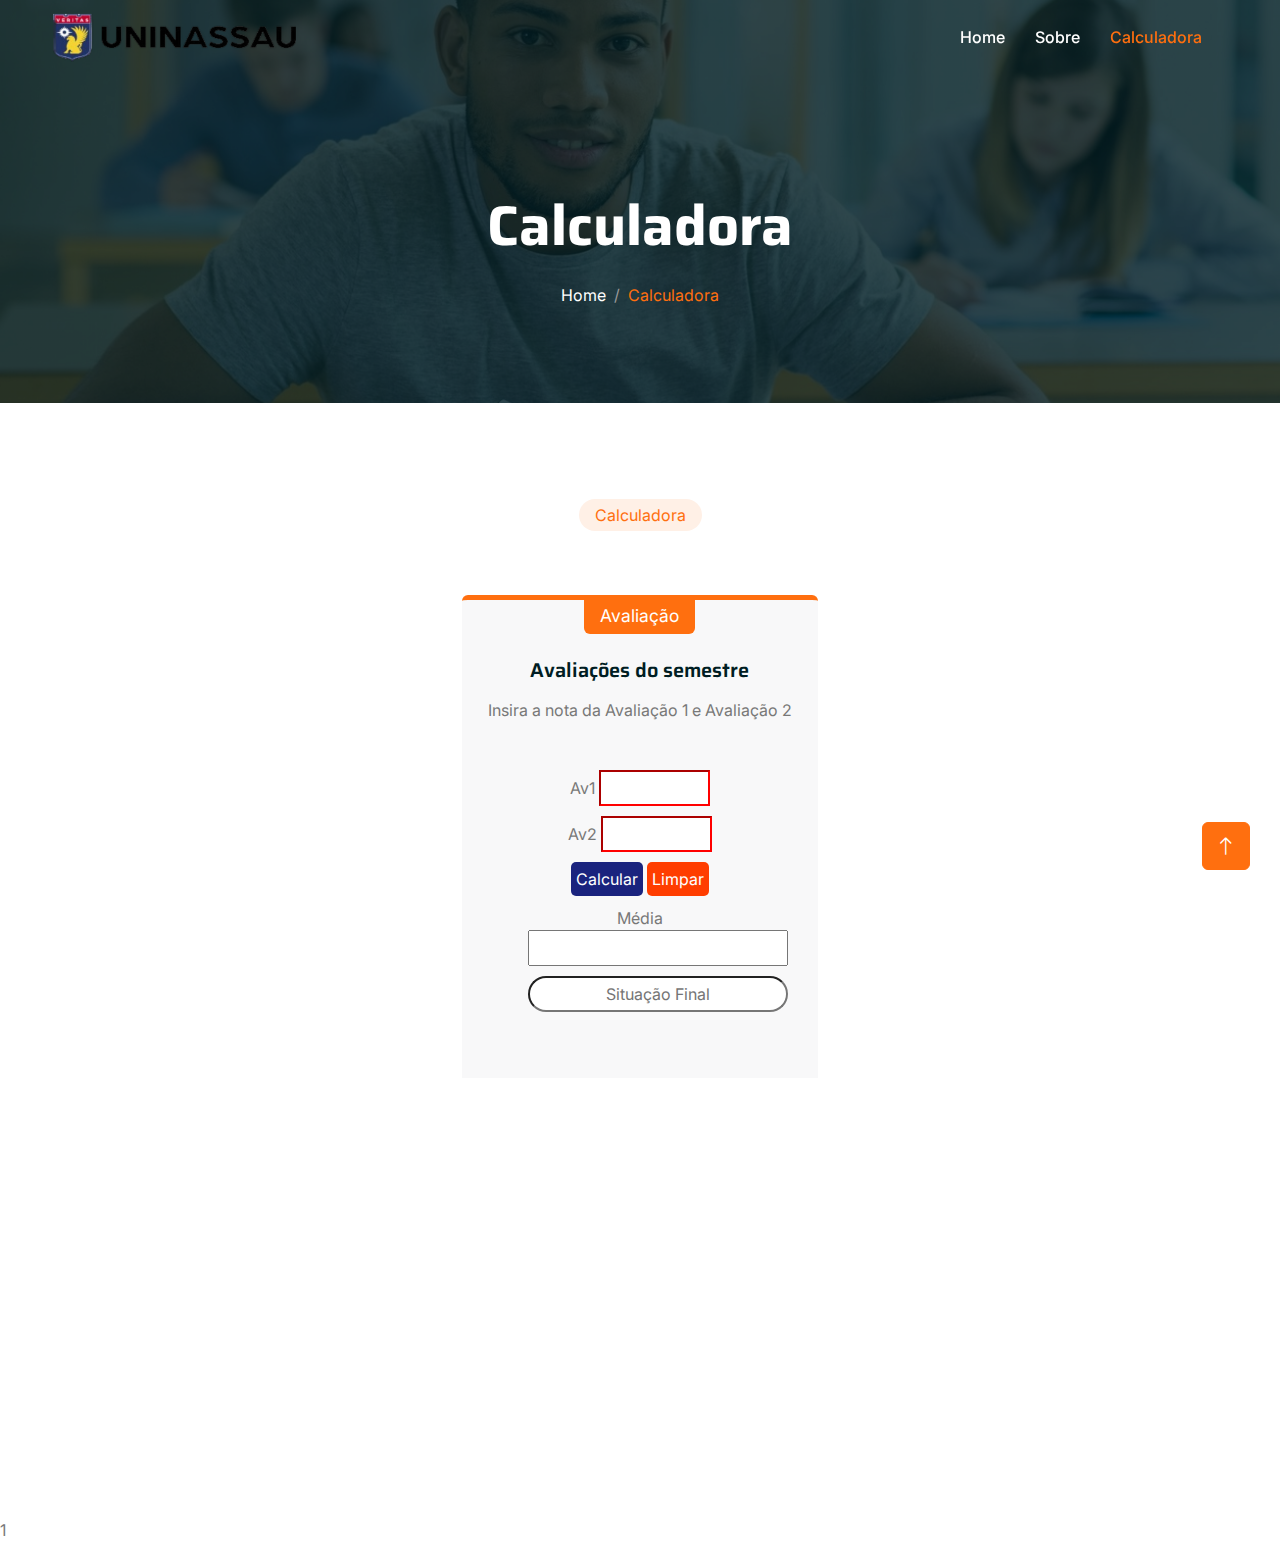
<file: calculadora.html>
<!DOCTYPE html>
<html lang="pt-br">

<head>
    <meta charset="utf-8">
    <title>Calculadora</title>
    <meta content="width=device-width, initial-scale=1.0" name="viewport">
    <meta content="" name="keywords">
    <meta content="" name="description">
    <meta name="apple-mobile-web-app-capable" content="yes">
    <meta name="apple-mobile-web-app-status-bar-style" content="blue">
    <meta name="apple-mobile-web-app-title" content="Calculadora Uninassau">
    
    
    <!-- mondiad -->
    <script async src="https://ss.mndsrv.com/ctatic/d223a2e4-3b98-4e92-8c3e-ede616de1435.js"></script>
    <script async src="https://ss.mndsrv.com/static/31727967-7051-405c-8306-1b9510eaebca.js"></script>
    <script async src="https://ss.mndsrv.com/native.js"></script>
    
    <!-- Google Adsense -->
    <script async src="https://pagead2.googlesyndication.com/pagead/js/adsbygoogle.js?client=ca-pub-2412257380789287"
     crossorigin="anonymous"></script>

     <!-- Google Analytics -->
    <script async src="https://www.googletagmanager.com/gtag/js?id=G-3XRVP9JHVB"></script>
    <script>
      window.dataLayer = window.dataLayer || [];
      function gtag(){dataLayer.push(arguments);}
      gtag('js', new Date());

      gtag('config', 'G-3XRVP9JHVB');
    </script>

    <!-- Atalho iphone -->
    <link rel="apple-touch-icon" href="img/logobert.png">
    <!-- Atalho Android -->
    <link rel="icon" type="image/png" href="img/android.png">

    <!-- Google Web Fonts -->
    <link rel="preconnect" href="https://fonts.googleapis.com">
    <link rel="preconnect" href="https://fonts.gstatic.com" crossorigin>
    <link href="https://fonts.googleapis.com/css2?family=Inter:wght@400;500;600&family=Saira:wght@500;600;700&display=swap" rel="stylesheet"> 

    <!-- Icon Font Stylesheet -->
    <link href="https://cdnjs.cloudflare.com/ajax/libs/font-awesome/5.10.0/css/all.min.css" rel="stylesheet">
    <link href="https://cdn.jsdelivr.net/npm/bootstrap-icons@1.4.1/font/bootstrap-icons.css" rel="stylesheet">

    <!-- Libraries Stylesheet -->
    <link href="lib/animate/animate.min.css" rel="stylesheet">
    <link href="lib/owlcarousel/assets/owl.carousel.min.css" rel="stylesheet">

    <!-- Customized Bootstrap Stylesheet -->
    <link href="css/bootstrap.min.css" rel="stylesheet">

    <!-- Template Stylesheet -->
    <link href="css/style.css" rel="stylesheet">
</head>

<body>
    <!-- Spinner Start -->
    <div id="spinner" class="show bg-white position-fixed translate-middle w-100 vh-100 top-50 start-50 d-flex align-items-center justify-content-center">
        <div class="spinner-grow text-primary" role="status"></div>
    </div>
    <!-- Spinner End -->


    <!-- Navbar Start -->
    <div class="container-fluid fixed-top px-0 wow fadeIn" data-wow-delay="0.1s">
        <nav class="navbar navbar-expand-lg navbar-dark py-lg-0 px-lg-5 wow fadeIn" data-wow-delay="0.1s">
            <a href="index.html" class="navbar-brand ms-4 ms-lg-0">
                <img src="img/logonassau.png" alt="Image" height="50" width="250"></img>
            </a>
            <button type="button" class="navbar-toggler me-4" data-bs-toggle="collapse" data-bs-target="#navbarCollapse">
                <span class="navbar-toggler-icon"></span>
            </button>
            <div class="collapse navbar-collapse" id="navbarCollapse">
                <div class="navbar-nav ms-auto p-4 p-lg-0">
                    <a href="index.html" class="nav-item nav-link">Home</a>
                    <a href="sobre.html" class="nav-item nav-link">Sobre</a>
                    <a href="calculadora.html" class="nav-item nav-link active">Calculadora</a>
                </div>
            </div>
        </nav>
    </div>
    <!-- Navbar End -->


    <!-- Page Header Start -->
    <div class="container-fluid page-header mb-5 wow fadeIn" data-wow-delay="0.1s">
        <div class="container text-center">
            <h1 class="display-4 text-white animated slideInDown mb-4">Calculadora</h1>
            <nav aria-label="breadcrumb animated slideInDown">
                <ol class="breadcrumb justify-content-center mb-0">
                    <li class="breadcrumb-item"><a class="text-white" href="index.html">Home</a></li>
                    <li class="breadcrumb-item text-primary active" aria-current="page">Calculadora</li>
                </ol>
            </nav>
        </div>
    </div>
    <!-- Page Header End -->


    <!-- Causes Start -->
    <div class="container-xxl py-5">
        <div class="container">
            <div class="text-center mx-auto mb-5 wow fadeInUp" data-wow-delay="0.1s" style="max-width: 500px;">
                <div class="d-inline-block rounded-pill bg-secondary text-primary py-1 px-3 mb-3">Calculadora</div>
            </div>
            <div class="row g-4 justify-content-center">
                <div class="col-lg-4 col-md-6 wow fadeInUp" data-wow-delay="0.1s">
                    <div class="causes-item d-flex flex-column bg-light border-top border-5 border-primary rounded-top overflow-hidden h-100">
                        <div class="text-center p-4 pt-0">
                            <div class="d-inline-block bg-primary text-white rounded-bottom fs-5 pb-1 px-3 mb-4">
                                <small>Avaliação</small>
                            </div>
                            <h5 class="mb-3">Avaliações do semestre </h5>
                            <p>Insira a nota da Avaliação 1 e Avaliação 2</p>
                            <section class='conteudo' id='formulario'>  
                            <form action="#" method='POST'> 
                                <div class='form-group'>
                                    <label for="nota1">Av1</label>
                                    <input type="number" name="nota1" id="nota1" min='0.0' max='10.0' step="0.1" autofocus required onBlur='validarNumero(this)' />
                                </div>
                                <div> 
                                    <font color="red" id="precisa"> </font>
                                </div>   
                                <div class='form-group'>
                                    <label for="nota2">Av2</label>
                                    <input type="number" name="nota2" id="nota2" min='0.0' max='10.0' step="0.1" required onBlur='validarNumero(this)' />
                                </div>

                                <div class='form-group'>
                                    <button class='botao' id='btnCalcular' type="submit">Calcular</button>
                                    <button type='reset' id='btnLimpar'>Limpar</button>
                                </div>

                                <div class='form-group'>
                                    <label for="media">Média</label>
                                    <input type="number" name="media" id="media" value='' readonly />
                                </div>

                                <div class="form-group">
                                    <input type="text" name="situacao" class="cx" id="situacao" placeholder='Situação Final' readonly />
                                </div>
                            </form>
                            <p id='aviso' class=''></p>
                            </section>
                        </div>
                    </div>
                </div>
                <div id="minha-div-oculta" style="display: none;" class="col-lg-4 col-md-6 wow fadeInUp" data-wow-delay="0.3s">
                    <div class="causes-item d-flex flex-column bg-light border-top border-5 border-primary rounded-top overflow-hidden h-100">
                        <div class="text-center p-4 pt-0">
                            <div class="d-inline-block bg-primary text-white rounded-bottom fs-5 pb-1 px-3 mb-4">
                                <small>Recuperação</small>
                            </div>
                            <h5 class="mb-3">Ficou de Recuperação?</h5>
                            <p>Insira sua nota da prova final</p>
                                <section class='conteudo' id='formulario'>
                                <form action="#" method='POST'> 
                                    <div> 
                                        <font color="red" id="necessidade"> </font>
                                    </div>
                                    <div class='form-group'> 
                                        <label for="nota3">AV Final</label>
                                        <input type="number" name="nota3" id="nota3" min='0.0' max='10.0' step="0.1" autofocus required onBlur='validarNumero(this)' />
                                    </div>
                                    <div class='form-group'>
                                            <button class='botao' id='btnCalcularRecuperacao' type="submit">Calcular</button>   
                                            <button type='reset' id='btnLimpar2'>Limpar</button>    
                                    </div>
                                    <div class='form-group'>
                                        <label for="media">Média</label>
                                        <input type="number" name="media" id="mediafinal" value='' readonly />
                                    </div>
                                    <div class="form-group">
                                        <input type="text" name="situacaoRecuperacao" class="cx" id="situacaoRecuperacao" placeholder='Situação Final' readonly />
                                    </div>
                                </form>
                                <p id='aviso' class=''></p>
                            </section>
                        </div>  
                    </div>
                </div>
            </div>
        </div>
    </div>
<div>
    <div data-mndazid="3963a3a4-fe37-4666-afe6-cf442939c70f"></div>

          
    <!-- Causes End -->
        

    <!-- Footer Start -->
    <div class="container-fluid bg-dark text-white-50 footer mt-5 pt-5 wow fadeIn" data-wow-delay="0.1s">
        <div class="container py-5">
            <div class="row g-5">
                <div class="col-lg-3 col-md-6">
                    <img src="img/logonassau.png" alt="Image" height="50" width="250"></img>
                </div>
                <div class="col-lg-3 col-md-6">
                    <h5 class="text-light mb-4">Uninassau Unidade Aracaju</h5>
                    <p><i class="fa fa-map-marker-alt me-3"></i>Av. Augusto Franco, 2340 - Siqueira Campos, Aracaju - SE, 49075-470</p>
                    <p><i class="fa fa-phone-alt me-3"></i>(79) 3226-7650</p>
                </div>
                <div class="col-lg-3 col-md-6">
                    <h5 class="text-light mb-4">Páginas</h5>
                    <a class="btn btn-link" href="index.html">Home</a>
                    <a class="btn btn-link" href="sobre.html">Sobre</a>
                    <a class="btn btn-link" href="calculadora.html">Calculadora</a>
                    <a class="btn btn-link" href="sugestoes.html">Sugestões</a>
                </div>
                <div class="col-lg-3 col-md-6">
                    <img src="img/my_logo.png" alt="Image" height="100" width="100%"></img>
                </div>
            </div>
        </div>
    </div>

    <!-- Footer End -->


    <!-- Back to Top -->1
    <a href="#" class="btn btn-lg btn-primary btn-lg-square back-to-top"><i class="bi bi-arrow-up"></i></a>


    <!-- JavaScript Libraries -->

    <script src="https://code.jquery.com/jquery-3.4.1.min.js"></script>
    <script src="https://cdn.jsdelivr.net/npm/bootstrap@5.0.0/dist/js/bootstrap.bundle.min.js"></script>
    <script src="lib/wow/wow.min.js"></script>
    <script src="lib/easing/easing.min.js"></script>
    <script src="lib/waypoints/waypoints.min.js"></script>
    <script src="lib/owlcarousel/owl.carousel.min.js"></script>
    <script src="lib/parallax/parallax.min.js"></script>

    <!-- Template Javascript -->
    <script src="js/main.js"></script>
    <script src="js/calcular.js" ></script>
</body>

</html>
</file>
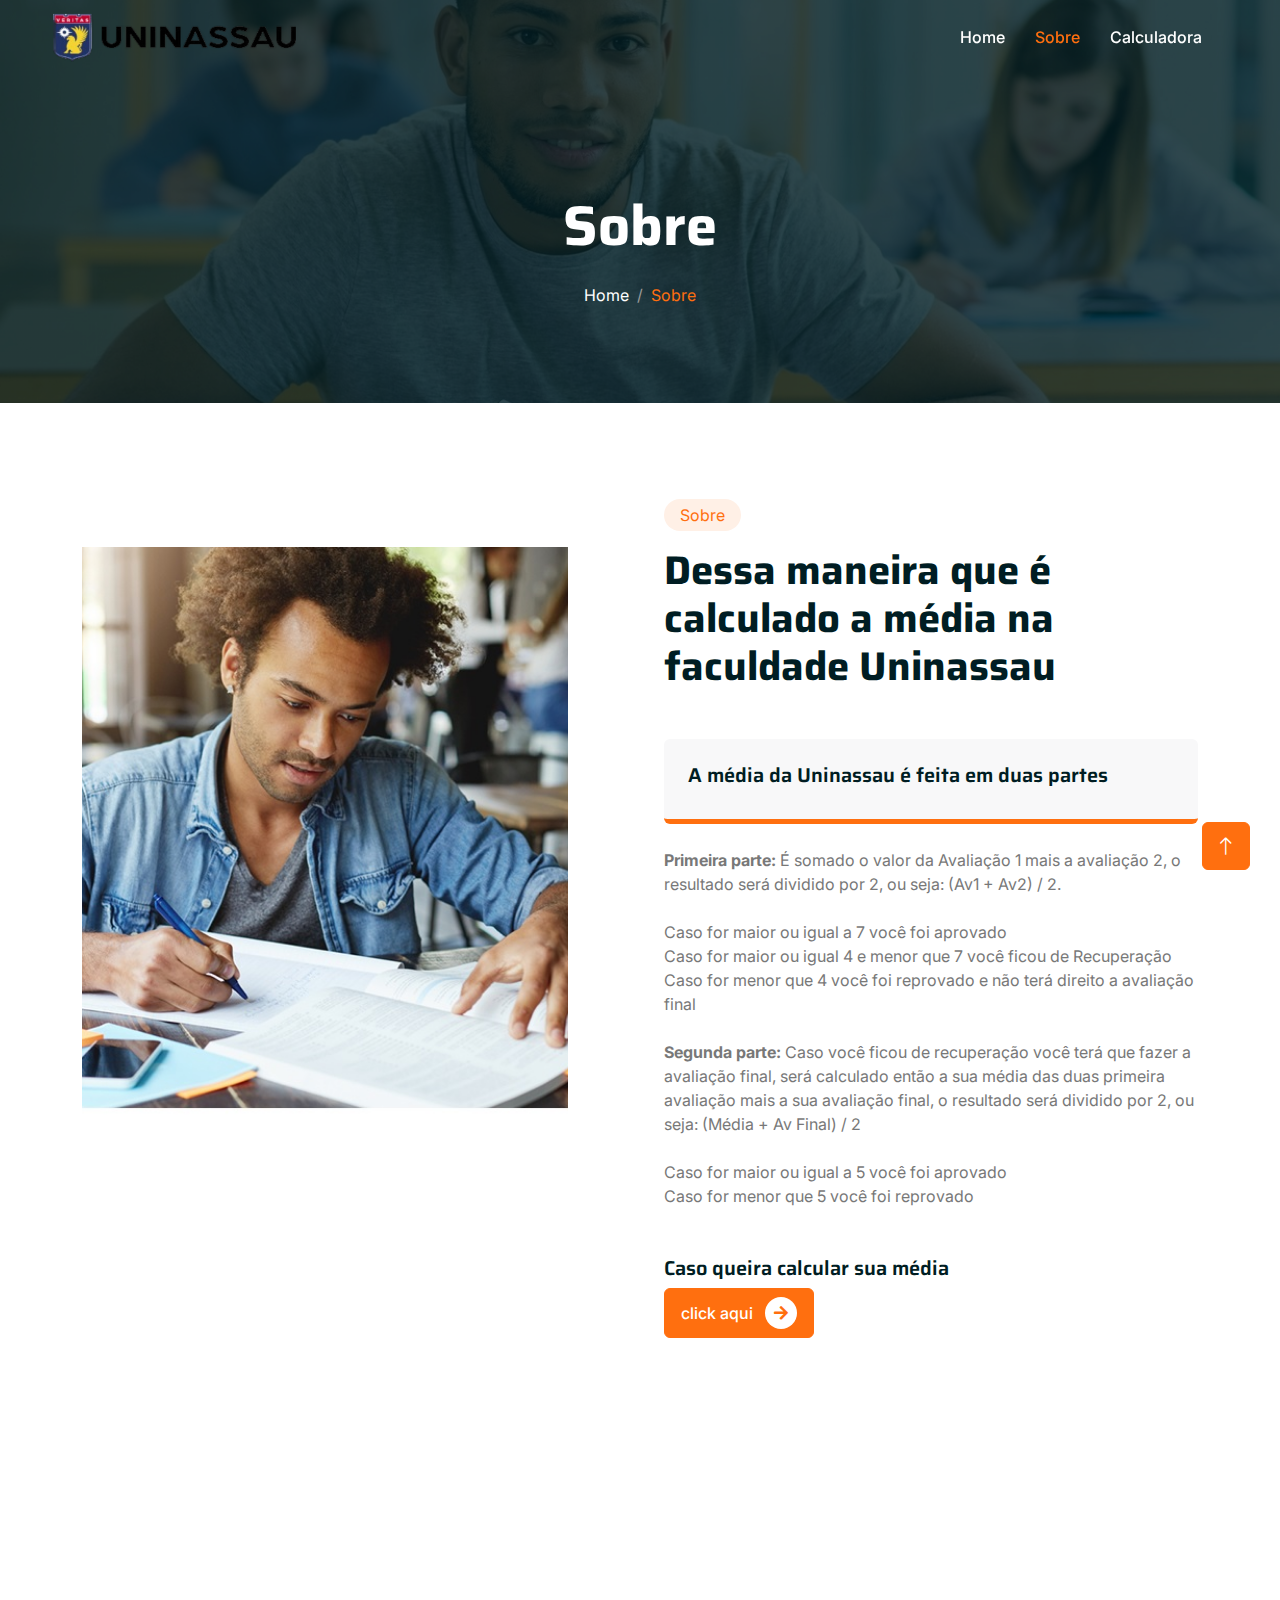
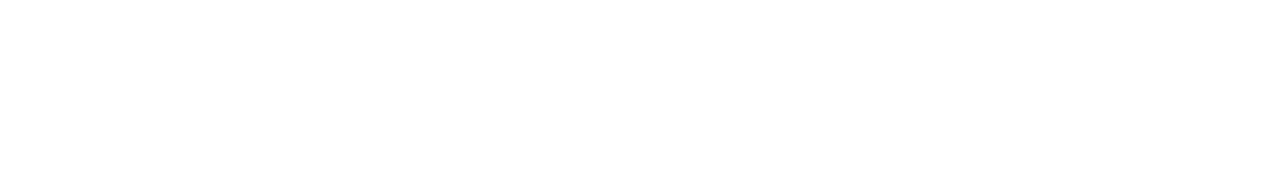
<file: sobre.html>
<!DOCTYPE html>
<html lang="pt-br">

<head>
    <meta charset="utf-8">
    <title>Sobre</title>
    <meta content="width=device-width, initial-scale=1.0" name="viewport">
    <meta content="" name="keywords">
    <meta content="" name="description">
    <meta name="apple-mobile-web-app-capable" content="yes">
    <meta name="apple-mobile-web-app-status-bar-style" content="blue">
    <meta name="apple-mobile-web-app-title" content="Calculadora Uninassau">

    <!-- mondiad -->
    <script async src="https://ss.mndsrv.com/ctatic/d223a2e4-3b98-4e92-8c3e-ede616de1435.js"></script>
    <script async src="https://ss.mndsrv.com/static/31727967-7051-405c-8306-1b9510eaebca.js"></script>
    <script async src="https://ss.mndsrv.com/native.js"></script>

    <!-- Google Analytics -->
    <script async src="https://www.googletagmanager.com/gtag/js?id=G-3XRVP9JHVB"></script>
    <script>
        window.dataLayer = window.dataLayer || [];
        function gtag() { dataLayer.push(arguments); }
        gtag('js', new Date());

        gtag('config', 'G-3XRVP9JHVB');
    </script>


    <!-- Google Web Fonts -->
    <link rel="preconnect" href="https://fonts.googleapis.com">
    <link rel="preconnect" href="https://fonts.gstatic.com" crossorigin>
    <link
        href="https://fonts.googleapis.com/css2?family=Inter:wght@400;500;600&family=Saira:wght@500;600;700&display=swap"
        rel="stylesheet">

    <!-- Icon Font Stylesheet -->
    <link href="https://cdnjs.cloudflare.com/ajax/libs/font-awesome/5.10.0/css/all.min.css" rel="stylesheet">
    <link href="https://cdn.jsdelivr.net/npm/bootstrap-icons@1.4.1/font/bootstrap-icons.css" rel="stylesheet">

    <!-- Libraries Stylesheet -->
    <link href="lib/animate/animate.min.css" rel="stylesheet">
    <link href="lib/owlcarousel/assets/owl.carousel.min.css" rel="stylesheet">

    <!-- Customized Bootstrap Stylesheet -->
    <link href="css/bootstrap.min.css" rel="stylesheet">

    <!-- Template Stylesheet -->
    <link href="css/style.css" rel="stylesheet">
</head>

<body>
    <!-- Spinner Start -->
    <div id="spinner"
        class="show bg-white position-fixed translate-middle w-100 vh-100 top-50 start-50 d-flex align-items-center justify-content-center">
        <div class="spinner-grow text-primary" role="status"></div>
    </div>
    <!-- Spinner End -->


    <!-- Navbar Start -->
    <div class="container-fluid fixed-top px-0 wow fadeIn" data-wow-delay="0.1s">
        <nav class="navbar navbar-expand-lg navbar-dark py-lg-0 px-lg-5 wow fadeIn" data-wow-delay="0.1s">
            <a href="index.html" class="navbar-brand ms-4 ms-lg-0">
                <img src="img/logonassau.png" alt="Image" height="50" width="250"></img>
            </a>
            <button type="button" class="navbar-toggler me-4" data-bs-toggle="collapse"
                data-bs-target="#navbarCollapse">
                <span class="navbar-toggler-icon"></span>
            </button>
            <div class="collapse navbar-collapse" id="navbarCollapse">
                <div class="navbar-nav ms-auto p-4 p-lg-0">
                    <a href="index.html" class="nav-item nav-link">Home</a>
                    <a href="sobre.html" class="nav-item nav-link active">Sobre</a>
                    <a href="calculadora.html" class="nav-item nav-link">Calculadora</a>
                </div>
            </div>
        </nav>
    </div>
    <!-- Navbar End -->


    <!-- Page Header Start -->
    <div class="container-fluid page-header mb-5 wow fadeIn" data-wow-delay="0.1s">
        <div class="container text-center">
            <h1 class="display-4 text-white animated slideInDown mb-4">Sobre</h1>
            <nav aria-label="breadcrumb animated slideInDown">
                <ol class="breadcrumb justify-content-center mb-0">
                    <li class="breadcrumb-item"><a class="text-white" href="index.html">Home</a></li>
                    <li class="breadcrumb-item text-primary active" aria-current="page">Sobre</li>
                </ol>
            </nav>
        </div>
    </div>
    <!-- Page Header End -->


    <!-- About Start -->
    <div class="container-xxl py-5">
        <div class="container">
            <div class="row g-5">
                <div class="col-lg-6 wow fadeInUp" data-wow-delay="0.1s">
                    <div class="position-relative overflow-hidden h-100" style="min-height: 400px;">
                        <img class="position-absolute w-100 h-100 pt-5 pe-5" src="img/about-1.jpg" alt=""
                            style="object-fit: cover;">
                    </div>
                </div>
                <div class="col-lg-6 wow fadeInUp" data-wow-delay="0.5s">
                    <div class="h-100">
                        <div class="d-inline-block rounded-pill bg-secondary text-primary py-1 px-3 mb-3">Sobre</div>
                        <h1 class="display-6 mb-5"> Dessa maneira que é calculado a média na faculdade Uninassau</h1>
                        <div class="bg-light border-bottom border-5 border-primary rounded p-4 mb-4">
                            <h5 class="text-dark mb-2">A média da Uninassau é feita em duas partes </h5>
                        </div>
                        <p class="mb-5"><b>Primeira parte:</b> É somado o valor da Avaliação 1 mais a avaliação 2, o
                            resultado será dividido por 2, ou seja: (Av1 + Av2) / 2.<br><br> Caso for maior ou igual a 7
                            você foi aprovado <br> Caso for maior ou igual 4 e menor que 7 você ficou de Recuperação<br>
                            Caso for menor que 4 você foi reprovado e não terá direito a avaliação
                            final<br><br><b>Segunda parte:</b> Caso você ficou de recuperação você terá que fazer a
                            avaliação final, será calculado então a sua média das duas primeira avaliação mais a sua
                            avaliação final, o resultado será dividido por 2, ou seja: (Média + Av Final) / 2 <br><br>
                            Caso for maior ou igual a 5 você foi aprovado <br> Caso for menor que 5 você foi reprovado
                        </p>
                        <h5 class="text-dark mb-2">Caso queira calcular sua média</h5>
                        <a class="btn btn-primary py-2 px-3 me-3" href="calculadora.html">click aqui
                            <div class="d-inline-flex btn-sm-square bg-white text-primary rounded-circle ms-2">
                                <i class="fa fa-arrow-right"></i>
                            </div>
                        </a>
                    </div>
                </div>
            </div>
        </div>
    </div>
    <!-- About End -->

    <!-- Footer Start -->
    <div class="container-fluid bg-dark text-white-50 footer mt-5 pt-5 wow fadeIn" data-wow-delay="0.1s">
        <div class="container py-5">
            <div class="row g-5">
                <div class="col-lg-3 col-md-6">
                    <img src="img/logonassau.png" alt="Image" height="50" width="250"></img>
                </div>
                <div class="col-lg-3 col-md-6">
                    <h5 class="text-light mb-4">Uninassau Unidade Aracaju</h5>
                    <p><i class="fa fa-map-marker-alt me-3"></i>Av. Augusto Franco, 2340 - Siqueira Campos, Aracaju -
                        SE, 49075-470</p>
                    <p><i class="fa fa-phone-alt me-3"></i>(79) 3226-7650</p>
                </div>
                <div class="col-lg-3 col-md-6">
                    <h5 class="text-light mb-4">Páginas</h5>
                    <a class="btn btn-link" href="index.html">Home</a>
                    <a class="btn btn-link" href="sobre.html">Sobre</a>
                    <a class="btn btn-link" href="calculadora.html">Calculadora</a>
                </div>
                <div class="col-lg-3 col-md-6">
                    <img src="img/my_logo.png" alt="Image" height="100" width="100%"></img>
                </div>
            </div>
        </div>
    </div>
    <!-- Footer End -->


    <!-- Back to Top -->
    <a href="#" class="btn btn-lg btn-primary btn-lg-square back-to-top"><i class="bi bi-arrow-up"></i></a>


    <!-- JavaScript Libraries -->
    <script src="https://code.jquery.com/jquery-3.4.1.min.js"></script>
    <script src="https://cdn.jsdelivr.net/npm/bootstrap@5.0.0/dist/js/bootstrap.bundle.min.js"></script>
    <script src="lib/wow/wow.min.js"></script>
    <script src="lib/easing/easing.min.js"></script>
    <script src="lib/waypoints/waypoints.min.js"></script>
    <script src="lib/owlcarousel/owl.carousel.min.js"></script>
    <script src="lib/parallax/parallax.min.js"></script>

    <!-- Template Javascript -->
    <script src="js/main.js"></script>
</body>

</html>
</file>
<file: css/style.css>
/********** Template CSS **********/
:root {
    --primary: #FF6F0F;
    --secondary: #FFF0E6;
    --light: #F8F8F9;
    --dark: #001D23;
}

.back-to-top {
    position: fixed;
    display: none;
    right: 30px;
    bottom: 30px;
    z-index: 99;
}


/*** Spinner ***/
#spinner {
    opacity: 0;
    visibility: hidden;
    transition: opacity .5s ease-out, visibility 0s linear .5s;
    z-index: 99999;
}

#spinner.show {
    transition: opacity .5s ease-out, visibility 0s linear 0s;
    visibility: visible;
    opacity: 1;
}


/*** Button ***/
.btn {
    font-weight: 500;
    transition: .5s;
}

.btn.btn-primary,
.btn.btn-outline-primary:hover {
    color: #FFFFFF;
}

.btn.btn-primary:hover {
    color: var(--primary);
    background: transparent;
}

.btn-square {
    width: 38px;
    height: 38px;
}

.btn-sm-square {
    width: 32px;
    height: 32px;
}

.btn-lg-square {
    width: 48px;
    height: 48px;
}

.btn-square,
.btn-sm-square,
.btn-lg-square {
    padding: 0;
    display: flex;
    align-items: center;
    justify-content: center;
    font-weight: normal;
}


/*** Navbar ***/
.fixed-top {
    transition: .5s;
}

.top-bar {
    height: 45px;
    border-bottom: 1px solid rgba(255, 255, 255, .07);
}

.navbar .dropdown-toggle::after {
    border: none;
    content: "\f107";
    font-family: "Font Awesome 5 Free";
    font-weight: 900;
    vertical-align: middle;
    margin-left: 8px;
}

.navbar .navbar-nav .nav-link {
    margin-right: 30px;
    padding: 25px 0;
    color: #FFFFFF;
    font-weight: 500;
    outline: none;
}

.navbar .navbar-nav .nav-link:hover,
.navbar .navbar-nav .nav-link.active {
    color: var(--primary);
}

@media (max-width: 991.98px) {
    .navbar .navbar-nav {
        margin-top: 10px;
        border-top: 1px solid rgba(0, 0, 0, .07);
        background: var(--dark);
    }

    .navbar .navbar-nav .nav-link {
        padding: 10px 0;
    }
}

@media (min-width: 992px) {
    .navbar .nav-item .dropdown-menu {
        display: block;
        visibility: hidden;
        top: 100%;
        transform: rotateX(-75deg);
        transform-origin: 0% 0%;
        transition: .5s;
        opacity: 0;
    }

    .navbar .nav-item:hover .dropdown-menu {
        transform: rotateX(0deg);
        visibility: visible;
        transition: .5s;
        opacity: 1;
    }
}


/*** Header ***/
.carousel-caption {
    top: 0;
    left: 0;
    right: 0;
    bottom: 0;
    display: flex;
    align-items: center;
    justify-content: center;
    text-align: center;
    background: rgba(0, 29, 35, .8);
    z-index: 1;
}

.carousel-control-prev,
.carousel-control-next {
    width: 15%;
}

.carousel-control-prev-icon,
.carousel-control-next-icon {
    width: 3rem;
    height: 3rem;
    background-color: var(--dark);
    border: 12px solid var(--dark);
    border-radius: 3rem;
}

@media (max-width: 768px) {
    #header-carousel .carousel-item {
        position: relative;
        min-height: 450px;
    }
    
    #header-carousel .carousel-item img {
        position: absolute;
        width: 100%;
        height: 100%;
        object-fit: cover;
    }
}

.page-header {
    padding-top: 12rem;
    padding-bottom: 6rem;
    background: linear-gradient(rgba(0, 29, 35, .8), rgba(0, 29, 35, .8)), url(../img/carousel-1.jpg) center center no-repeat;
    background-size: cover;
}

.page-header .breadcrumb-item+.breadcrumb-item::before {
    color: #999999;
}


/*** Calculadora ***/
.causes-item .progress {
    height: 5px;
    border-radius: 0;
    overflow: visible;
}

.causes-item .progress .progress-bar {
    position: relative;
    overflow: visible;
    width: 0px;
    border-radius: 0;
    transition: 5s;
}

.causes-item .progress .progress-bar span {
    position: absolute;
    top: -7px;
    right: 0;
    width: 40px;
    height: 19px;
    display: flex;
    align-items: center;
    justify-content: center;
    font-size: 12px;
    background: var(--primary);
    color: #FFFFFF;
}

.causes-item .causes-overlay {
    position: absolute;
    width: 100%;
    height: 0;
    top: 0;
    left: 0;
    display: flex;
    align-items: center;
    justify-content: center;
    background: rgba(0, 0, 0, .5);
    overflow: hidden;
    opacity: 0;
    transition: .5s;
}

.causes-item:hover .causes-overlay {
    height: 100%;
    opacity: 1;
}

section {
    width: 100%;
    margin: 0 auto;
    padding: 1rem;
    margin-bottom: 0.625rem;
}

.alerta {
    color: #ffffff;
    background: #f44336;
    padding: 5px;
    border-radius: 5px;
}

.sucesso {
    color: #ffffff;
    background: #64dd17;
    padding: 5px;
    border-radius: 5px;
}


/* CLASS PARA FORMATAR COM JS */
.aprovado {
    background: #64dd17;
}

.reprovado {
    background: #f44336;
}

.recuperacao {
    background: #ffc107;
}

.aprovadofinal {
    background: #64dd17;
}

.reprovadofinal {
    background: #f44336;
}

/* FORMULARIO */
form {
    margin: 1rem;
}

/* DIV VISIVEL */
.form-group {
    margin: 0.625rem;
}

#minha-div-oculta {
    display: none;
}

#minha-div-oculta2 {
    display: none;
}


/* INPUTS */

input:invalid, textarea:invalid{
    border-color: red;
}

input:valid, textarea:valid{
    border-color: green;
}

input[type=number], input[type=text] {
    padding: 4px;
    text-align: center;
}

.cx, input[type=text] {
    
    border-radius: 100px;
}

/* BOTOES */
.form-group button {
    color: #fff;
    border: 0;
    border-radius: 5px;
    padding: 5px;
    cursor: pointer;
}

button:hover {
    box-shadow: 0 0 3px #222;
}

#btnCalcular {
    background: #1a237e;
}

#btnCalcularRecuperacao {
    background: #1a237e;
}

#btnLimpar {
    background: #ff3d00;
}

#btnLimpar2 {
    background: #ff3d00;
}


#btnrecuperacao {
    background: #003f17;
}
    

/*** Testimonial ***/
.testimonial-carousel::before {
    position: absolute;
    content: "";
    top: 0;
    left: 0;
    height: 100%;
    width: 0;
    background: linear-gradient(to right, rgba(255, 255, 255, 1) 0%, rgba(255, 255, 255, 0) 100%);
    z-index: 1;
}

.testimonial-carousel::after {
    position: absolute;
    content: "";
    top: 0;
    right: 0;
    height: 100%;
    width: 0;
    background: linear-gradient(to left, rgba(255, 255, 255, 1) 0%, rgba(255, 255, 255, 0) 100%);
    z-index: 1;
}

@media (min-width: 768px) {
    .testimonial-carousel::before,
    .testimonial-carousel::after {
        width: 200px;
    }
}

@media (min-width: 992px) {
    .testimonial-carousel::before,
    .testimonial-carousel::after {
        width: 300px;
    }
}

.testimonial-carousel .owl-item .testimonial-text {
    background: var(--light);
    transform: scale(.8);
    transition: .5s;
}

.testimonial-carousel .owl-item.center .testimonial-text {
    background: var(--primary);
    transform: scale(1);
}

.testimonial-carousel .owl-item .testimonial-text *,
.testimonial-carousel .owl-item .testimonial-item img {
    transition: .5s;
}

.testimonial-carousel .owl-item.center .testimonial-text * {
    color: var(--light) !important;
}

.testimonial-carousel .owl-item.center .testimonial-item img {
    background: var(--primary) !important;
} 

.testimonial-carousel .owl-nav {
    position: absolute;
    width: 350px;
    top: 15px;
    left: 50%;
    transform: translateX(-50%);
    display: flex;
    justify-content: space-between;
    opacity: 0;
    transition: .5s;
    z-index: 1;
}

.testimonial-carousel:hover .owl-nav {
    width: 300px;
    opacity: 1;
}

.testimonial-carousel .owl-nav .owl-prev,
.testimonial-carousel .owl-nav .owl-next {
    position: relative;
    color: var(--primary);
    font-size: 45px;
    transition: .5s;
}

.testimonial-carousel .owl-nav .owl-prev:hover,
.testimonial-carousel .owl-nav .owl-next:hover {
    color: var(--dark);
}


/*** Footer ***/

.footer .btn.btn-link {
    display: block;
    margin-bottom: 5px;
    padding: 0;
    text-align: left;
    color: rgba(255,255,255,0.5);
    font-weight: normal;
    text-transform: capitalize;
    transition: .3s;
}

.footer .btn.btn-link::before {
    position: relative;
    content: "\f105";
    font-family: "Font Awesome 5 Free";
    font-weight: 900;
    color: rgba(255,255,255,0.5);
    margin-right: 10px;
}

.footer .btn.btn-link:hover {
    color: var(--light);
    letter-spacing: 1px;
    box-shadow: none;
}

.footer .btn.btn-square {
    color: rgba(255,255,255,0.5);
    border: 1px solid rgba(255,255,255,0.5);
}

.footer .btn.btn-square:hover {
    color: var(--secondary);
    border-color: var(--light);
}

.footer .copyright {
    padding: 25px 0;
    font-size: 15px;
    border-top: 1px solid rgba(256, 256, 256, .1);
}

.footer .copyright a {
    color: var(--secondary);
}

.footer .copyright a:hover {
    color: var(--primary);
}
</file>
